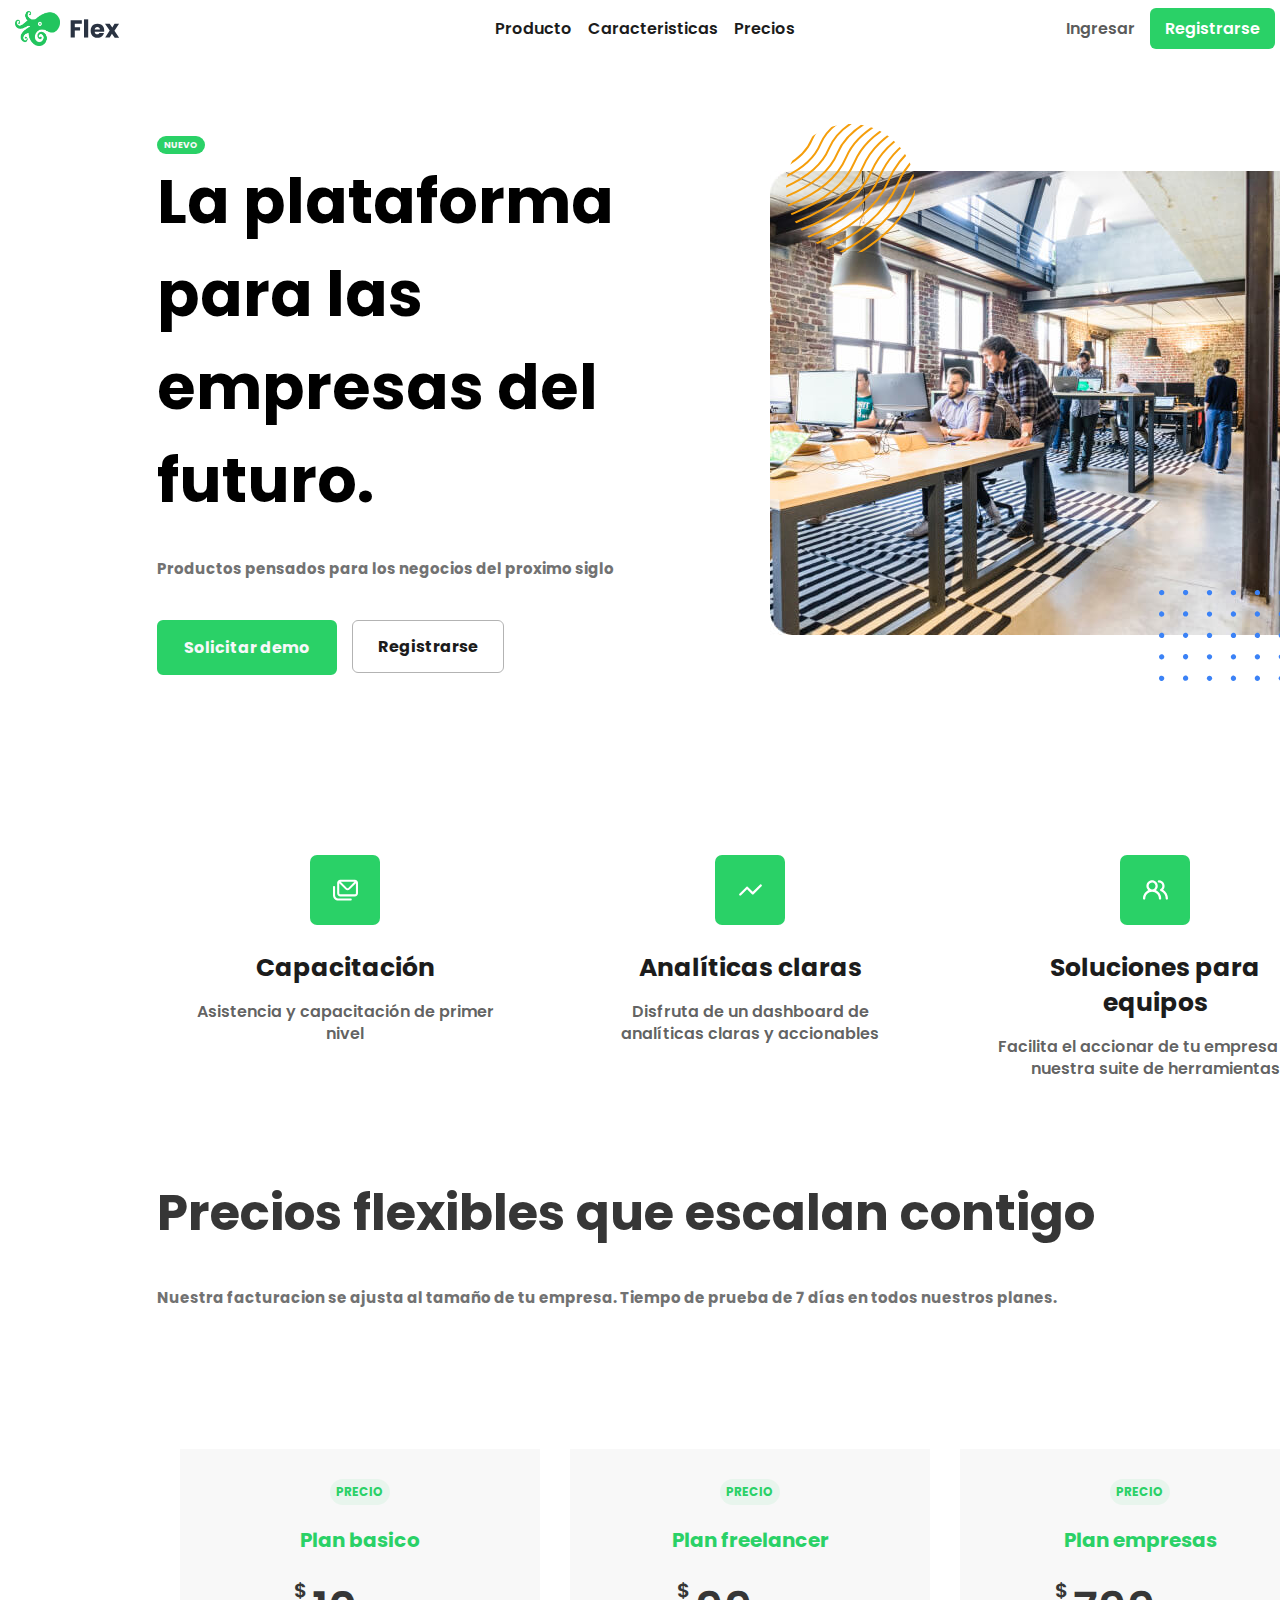
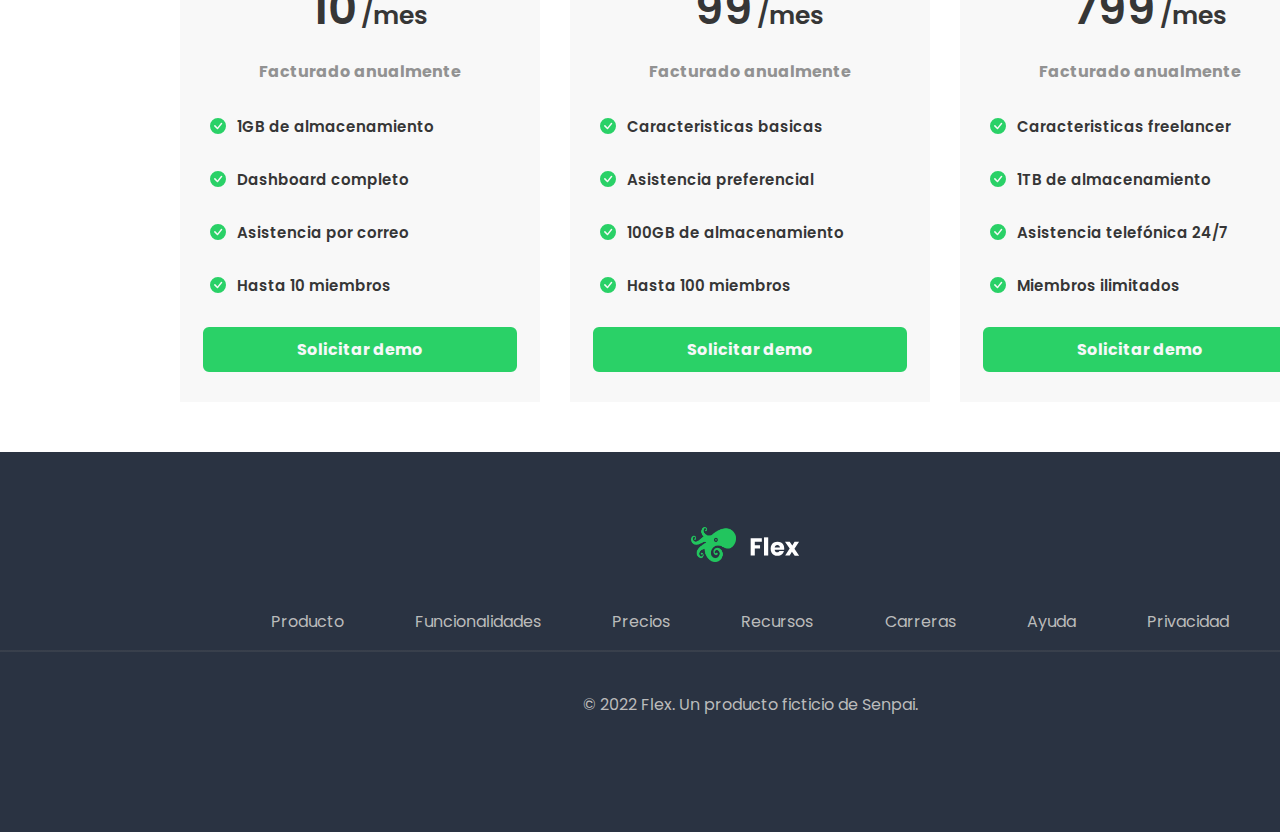
<file: index.html>
<!DOCTYPE html>
<html lang="en">
  <head>
    <meta charset="UTF-8" />
    <meta http-equiv="X-UA-Compatible" content="IE=edge" />
    <meta name="viewport" content="width=device-width, initial-scale=1.0" />
    <link rel="preconnect" href="https://fonts.googleapis.com" />
    <link rel="preconnect" href="https://fonts.gstatic.com" crossorigin />
    <link
      href="https://fonts.googleapis.com/css2?family=Poppins:wght@200;300;400;600;700&display=swap"
      rel="stylesheet" />
    <link rel="stylesheet" href="https://cdnjs.cloudflare.com/ajax/libs/animate.css/4.1.1/animate.min.css" />
    <link rel="stylesheet" type="text/css" href="index.css" />
    <title>Integrador1</title>
  </head>

  <body>
    <div id="containerGeneral" class="container">
      <!--Header-->
      <header>
        <nav class="gridNavContainer">
          <div id="logo">
            <img class="imgLogo" src="img/logo-verde.png" />
            <img class="imgLogoText" src="img/flex-ui-green-light-woImago.svg" />
          </div>
          <div id="nav">
            <ul class="ulNav">
              <li class="liNav"><a href="#containerGeneral">Producto</a></li>
              <li class="liNav"><a href="#Features">Caracteristicas</a></li>
              <li class="liNav"><a href="#pricesCont">Precios</a></li>
            </ul>
          </div>
          <div id="login">
            <a id="btnopenModal" class="btnLogin btnOpenClass">Ingresar</a>
            <a href="underConstruction.html" class="btnRegister">Registrarse</a>
          </div>
          <div class="burgerIcon">
            <img id="menu" src="img/burger-icon.svg" alt="0" />
          </div>
        </nav>
        <div class="dropdownNavMenu unactive">
          <ul class="ulDropNav">
            <li class="liDropNav btnOpenClass">Iniciar Sesion</li>
            <li class="liDropNav"><a href="#hero">Producto</a></li>
            <li class="liDropNav"><a href="#Features">Caracteristicas</a></li>
            <li class="liDropNav"><a href="#pricesCont">Precios</a></li>
          </ul>
        </div>
      </header>
      <!--/Header-->
      <main>
        <!--Hero-->
        <div id="hero" class="hero">
          <div class="heroLeft">
            <span class="new">NUEVO</span>
            <h1>La plataforma para las empresas del futuro.</h1>
            <p class="subtextHero">Productos pensados para los negocios del proximo siglo</p>
            <div class="heroBtnsCont">
              <a href="underConstruction.html" class="btnHeroDemo">Solicitar demo</a>
              <a href="underConstruction.html" class="btnRegisterWhite">Registrarse</a>
            </div>
          </div>
          <div class="heroRight">
            <img class="imgHeroYellow" src="img/circle3-yellow.svg" />
            <img class="imgHeroCenter" src="img/header.jpg" />
            <img class="imgHeroBlue" src="img/dots3-blue.svg" />
          </div>
        </div>
        <!--/Hero-->

        <!--Features-->
        <div id="Features" class="features">
          <div id="feature1" class="feature">
            <div class="imgFeaturesCont">
              <img class="featureImg" src="img/mail-icon.svg" alt="mailIcon" />
            </div>
            <div class="textFeaturesCont">
              <h2>Capacitación</h2>
              <p>Asistencia y capacitación de primer nivel</p>
            </div>
          </div>
          <div id="feature2" class="feature">
            <div class="imgFeaturesCont">
              <img class="featureImg" src="img/analytics-icon.svg" alt="analytics-icon" />
            </div>
            <div class="textFeaturesCont">
              <h2>Analíticas claras</h2>
              <p>Disfruta de un dashboard de analíticas claras y accionables</p>
            </div>
          </div>
          <div id="feature3" class="feature">
            <div class="imgFeaturesCont">
              <img class="featureImg" src="img/people-icon.svg" alt="people-icon" />
            </div>
            <div class="textFeaturesCont">
              <h2>Soluciones para equipos</h2>
              <p>Facilita el accionar de tu empresa con nuestra suite de herramientas</p>
            </div>
          </div>
        </div>
        <!--/Features-->
        <!--Prices Section-->
        <div id="pricesCont" class="pricesCont">
          <div class="pricesTextCont">
            <h3>Precios flexibles que escalan contigo</h3>
            <p class="subtextHero">
              Nuestra facturacion se ajusta al tamaño de tu empresa. Tiempo de prueba de 7 días en todos nuestros
              planes.
            </p>
          </div>
          <!--Cards-->
          <!--Card1-->
          <div class="pricesCardsCont">
            <div class="pricesCard">
              <span class="pricesPriceTop">PRECIO</span>
              <p class="pricesPlan">Plan basico</p>
              <div class="priceCont">
                <div class="pricesTag">
                  <span>$</span>
                </div>
                <div class="pricesPriceMonth">
                  <span class="pricesPrice">10</span>
                  <span class="pricesMonth">/mes</span>
                </div>
              </div>
              <p class="pricesFact">Facturado anualmente</p>
              <div class="pricesPlanFeaturesCont">
                <div class="pricesPlanFeatures">
                  <img class="pricesImgCheck" src="img/check.svg" />
                  <p>1GB de almacenamiento</p>
                </div>
                <div class="pricesPlanFeatures">
                  <img class="pricesImgCheck" src="img/check.svg" />
                  <p>Dashboard completo</p>
                </div>
                <div class="pricesPlanFeatures">
                  <img class="pricesImgCheck" src="img/check.svg" />
                  <p>Asistencia por correo</p>
                </div>
                <div class="pricesPlanFeatures">
                  <img class="pricesImgCheck" src="img/check.svg" />
                  <p>Hasta 10 miembros</p>
                </div>
              </div>
              <a href="underConstruction.html" class="btnPriceDemo">Solicitar demo</a>
            </div>
            <!--Card1-->
            <div class="pricesCard">
              <span class="pricesPriceTop">PRECIO</span>
              <p class="pricesPlan">Plan freelancer</p>
              <div class="priceCont">
                <div class="pricesTag">
                  <span>$</span>
                </div>
                <div class="pricesPriceMonth">
                  <span class="pricesPrice">99</span>
                  <span class="pricesMonth">/mes</span>
                </div>
              </div>
              <p class="pricesFact">Facturado anualmente</p>
              <div class="pricesPlanFeaturesCont">
                <div class="pricesPlanFeatures">
                  <img class="pricesImgCheck" src="img/check.svg" />
                  <p>Caracteristicas basicas</p>
                </div>
                <div class="pricesPlanFeatures">
                  <img class="pricesImgCheck" src="img/check.svg" />
                  <p>Asistencia preferencial</p>
                </div>
                <div class="pricesPlanFeatures">
                  <img class="pricesImgCheck" src="img/check.svg" />
                  <p>100GB de almacenamiento</p>
                </div>
                <div class="pricesPlanFeatures">
                  <img class="pricesImgCheck" src="img/check.svg" />
                  <p>Hasta 100 miembros</p>
                </div>
              </div>
              <a href="underConstruction.html" class="btnPriceDemo">Solicitar demo</a>
            </div>
            <div class="pricesCard">
              <span class="pricesPriceTop">PRECIO</span>
              <p class="pricesPlan">Plan empresas</p>
              <div class="priceCont">
                <div class="pricesTag">
                  <span>$</span>
                </div>
                <div class="pricesPriceMonth">
                  <span class="pricesPrice">799</span>
                  <span class="pricesMonth">/mes</span>
                </div>
              </div>
              <p class="pricesFact">Facturado anualmente</p>
              <div class="pricesPlanFeaturesCont">
                <div class="pricesPlanFeatures">
                  <img class="pricesImgCheck" src="img/check.svg" />
                  <p>Caracteristicas freelancer</p>
                </div>
                <div class="pricesPlanFeatures">
                  <img class="pricesImgCheck" src="img/check.svg" />
                  <p>1TB de almacenamiento</p>
                </div>
                <div class="pricesPlanFeatures">
                  <img class="pricesImgCheck" src="img/check.svg" />
                  <p>Asistencia telefónica 24/7</p>
                </div>
                <div class="pricesPlanFeatures">
                  <img class="pricesImgCheck" src="img/check.svg" />
                  <p>Miembros ilimitados</p>
                </div>
              </div>
              <a href="underConstruction.html" class="btnPriceDemo">Solicitar demo</a>
            </div>
            <!--Cards-->
          </div>
        </div>
        <!--Prices Section-->
      </main>
      <!--FOOTER-->
      <footer>
        <div class="footerCont">
          <div id="footerlogo">
            <img class="imgLogo" src="img/logo-verde.png" />
            <img class="imgLogoTextFooter" src="img/logo-Flex-White.svg" />
          </div>
          <div class="footerAsset">
            <ul class="ulNavFooter">
              <li class="liNav">Producto</li>
              <li class="liNav">Funcionalidades</li>
              <li class="liNav">Precios</li>
              <li class="liNav">Recursos</li>
              <li class="liNav">Carreras</li>
              <li class="liNav">Ayuda</li>
              <li class="liNav">Privacidad</li>
            </ul>
          </div>
          <div class="line"></div>
          <p class="footerCopyRightText">© 2022 Flex. Un producto ficticio de Senpai.</p>
        </div>
      </footer>
    </div>
    <!--Modal-->
    <div id="modal" class="modalCont animatedDiv animate__animated">
      <div id="animatedDiv" class="modal-content animate__animated">
        <div class="modalCloseCont"><a id="btnCloseModal" class="modalCloseBtn">X</a></div>
        <div class="modalNoFormCont">
          <img class="modalLogoImg" src="img/logo-blanco.png" />
          <p class="modalTextTitle">Ingresa a tu cuenta</p>
          <p class="modalTextSubtitle">y empieza a conseguir resultados</p>
        </div>
        <div class="modalFormCont">
          <form class="modalForm">
            <div class="modalInputCont">
              <span class="modalGenericSpan">Correo</span>
              <input class="modalInput" type="email" placeholder="tu-correo@senpaiacademy.com" />
            </div>
            <div class="modalInputCont">
              <span class="modalGenericSpan">Contrasena:</span>
              <input class="modalInput" type="password" placeholder="****************!!" />
            </div>
            <div class="modalCheckCont">
              <div class="modalCheckRememberCont">
                <input class="modalCheckBox" type="checkbox" />
                <span class="modalTextSmall">Recordarme</span>
              </div>
              <a href="underConstruction.html" class="modalForgetPasswordRegister">Olvide mi contrasena</a>
            </div>
            <a href="underConstruction.html" class="modalLoginBtn">Ingresar</a>
            <div class="modalRegisterMsgCont">
              <span class="modalTextSmall">Aun no tienes cuenta?</span
              ><a href="underConstruction.html" class="modalForgetPasswordRegister">Registrate</a>
            </div>
          </form>
        </div>
      </div>
    </div>
    <!--Modal-->
    <script src="index.js"></script>
  </body>
</html>
</file>
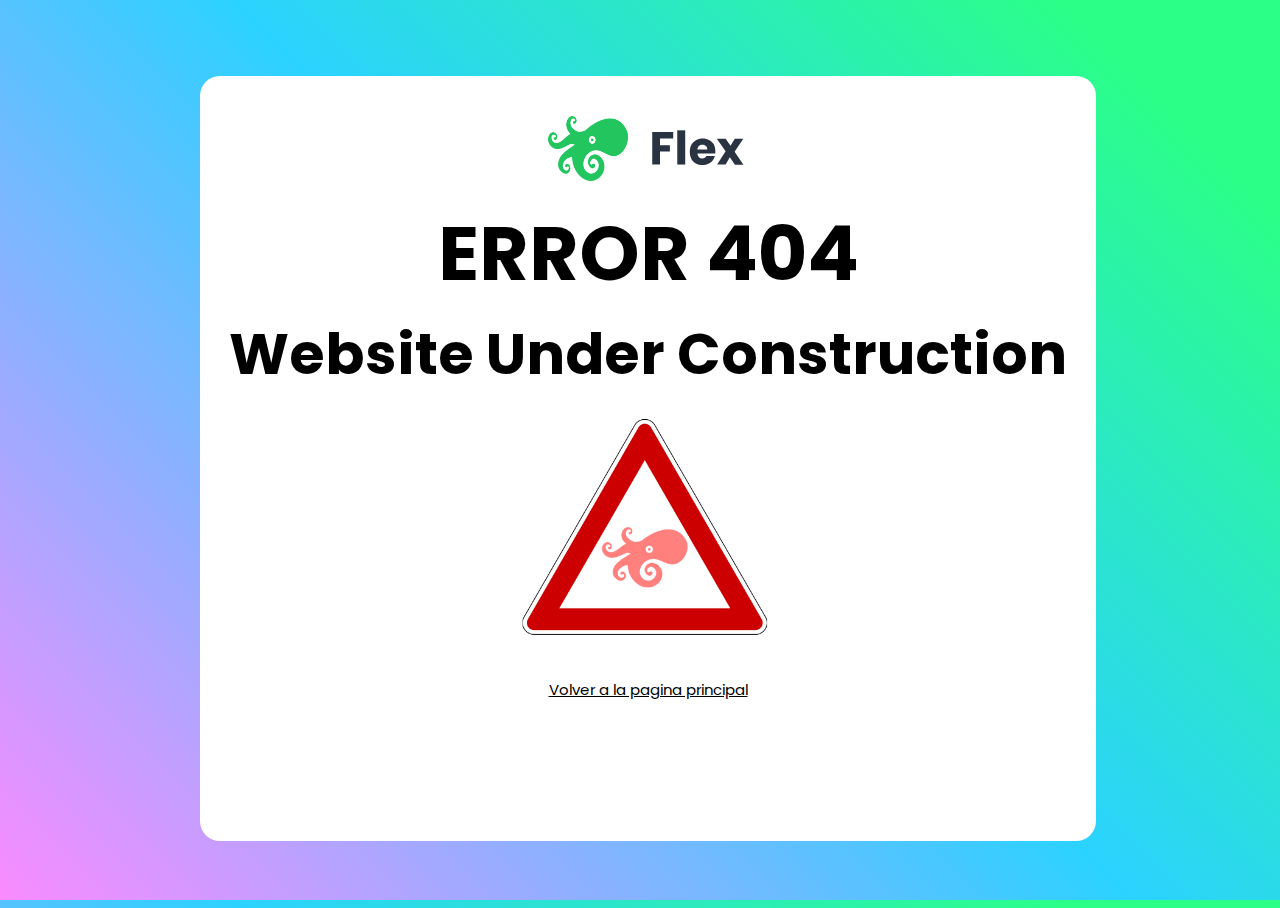
<file: underConstruction.html>
<!DOCTYPE html>
<html lang="en">
  <head>
    <meta charset="UTF-8" />
    <meta http-equiv="X-UA-Compatible" content="IE=edge" />
    <meta name="viewport" content="width=device-width, initial-scale=1.0" />
    <link rel="preconnect" href="https://fonts.googleapis.com" />
    <link rel="preconnect" href="https://fonts.gstatic.com" crossorigin />
    <link
      href="https://fonts.googleapis.com/css2?family=Poppins:wght@200;300;400;600;700&display=swap"
      rel="stylesheet" />
    <title>Document</title>
    <style>
      html {
        height: 100%;
      }
      body {
        height: 100%;
        width: 100%;
        background-color: #fa8bff;
        background-image: -webkit-linear-gradient(45deg, #fa8bff 0%, #2bd2ff 52%, #2bff88 90%);
        background-image: -moz-linear-gradient(45deg, #fa8bff 0%, #2bd2ff 52%, #2bff88 90%);
        background-image: -o-linear-gradient(45deg, #fa8bff 0%, #2bd2ff 52%, #2bff88 90%);
        background-image: linear-gradient(45deg, #fa8bff 0%, #2bd2ff 52%, #2bff88 90%);
        font-family: "Poppins", sans-serif;
      }

      main {
        display: flex;
        justify-content: center;
        align-items: center;
        height: 100%;
      }

      #mainDiv {
        width: 70%;
        height: 85%;
        background-color: white;
        border-radius: 20px;
      }

      #left {
        width: 100%;
        height: 60%;
      }

      #right {
        width: 100%;
        height: 40%;
        display: flex;
        align-items: center;
        justify-content: center;
      }
      #logo {
        display: flex;
        align-items: center;
        justify-content: center;
        margin-top: 40px;
      }

      .imgLogo {
        width: 80px;
        height: 65px;
      }

      .imgLogoText {
        margin-left: 20px;
        width: 100px;
        height: 65px;
      }

      #constructionText {
        font-size: 38px;
        text-align: center;
      }

      #constructionText h1 {
        margin-top: 15px;
        margin-bottom: 0px;
      }

      #constructionText h2 {
        margin-top: 0px;
        margin-bottom: 0px;
      }

      .img {
        width: 32%;
      }

      #img {
        margin-top: 10px;
        display: flex;
        justify-content: center;
        overflow: hidden;
      }

      #btnMainPage {
        display: flex;
        justify-content: center;
        align-items: center;
        height: 85px;
        top: 6%;
        left: 16%;
      }

      .btnMainPage {
        font-size: 15px;
        font-weight: 400;
        color: black;
        display: flex;
        align-items: center;
        justify-content: center;
      }

      @media (max-width: 400px) {
        body {
          width: 100%;
          background-image: linear-gradient(45deg, #fa8bff 0%, #2bd2ff 52%, #2bff88 90%);
          margin: 0;
        }

        #mainDiv {
          width: 94%;
          height: 97%;
          background-color: white;
          border-radius: 20px;
        }
        #constructionText {
          margin-top: 40px;
          margin-bottom: 40px;
          font-size: 25px;
          text-align: center;
        }
        .img {
          width: 80%;
        }
      }
    </style>
  </head>
  <body>
    <main>
      <div id="mainDiv">
        <div id="logo">
          <img class="imgLogo" src="img/logo-verde.png" />
          <img class="imgLogoText" src="img/flex-ui-green-light-woImago.svg" />
        </div>
        <div id="constructionText">
          <h1>ERROR 404</h1>
          <h2>Website Under Construction</h2>
        </div>
        <div id="img">
          <img class="img" src="img/websiteConstLogo.png" alt="gif" />
        </div>
        <div id="btnMainPage">
          <a href="index.html" class="btnMainPage">Volver a la pagina principal</a>
        </div>
      </div>
    </main>
  </body>
</html>
</file>
<file: index.css>
/* General Style */
html {
  font-size: 16px; /*ya esta por defecto en este valor pero lo dejamos establecido por si acaso*/
}
body {
  font-family: "Poppins", sans-serif;
  display: flex;
  justify-content: center;
  margin: 0;
}
main {
  margin: 0 4% 0 4%;
}
.container {
  width: 100%;
  height: 100%;
  max-width: 2560px;
}

/* Header & Nav Style */
header {
  font-weight: 600;
  color: #363636d4;
  height: auto;
  margin: 0 5px 80px 5px;
  position: fixed; /* Cambiamos la posicion */
  top: 0; /* Lo fijamos en la parte superior */
  left: 0;
  z-index: 100;
  width: 100%;
  background-color: #ffffff;
}
.gridNavContainer {
  display: grid;
  grid-template-columns: 0.3fr 0.4fr 0.3fr;
  padding: 0 10px 0 10px;
}
.imgLogo {
  width: 45px;
  height: 35px;
}
.imgLogoText {
  width: 70px;
  height: 30px;
}
.ulNav {
  list-style: none;
  display: flex;
  flex-direction: row;
  padding: 0;
}

.dropdownNavMenu {
  display: none;
  background-color: #2ad16713;
  flex-direction: column;
  align-items: center;
  height: auto;
  width: 100%;
}

.ulDropNav {
  list-style: none;
  font-size: 30px;
  padding: 0;
  margin: 0;
  text-align: center;
  width: 100%;
}

.liDropNav {
  width: 100%;
  padding-top: 5px;
  padding-bottom: 5px;
}

.liDropNav a {
  text-decoration: none;
  color: #363636d4;
}

.liDropNav:hover {
  background-color: #2ad1674a;
}

.burgerIcon {
  width: 100%;
  display: none;
  justify-content: right;
  align-items: center;
}

.burgerIcon img {
  width: 45px;
  height: 45px;
}

.liNav {
  margin: 0 8px 0 8px;
}

.liNav a {
  text-decoration: none;
  color: #1c1c1c;
}
.btnLogin {
  margin: 0 15px 0 15px;
}
.btnRegister {
  background-color: #2ad167;
  border-radius: 6px;
  color: #f7f8f9;
  padding: 8px 15px 8px 15px;
  text-decoration: none;
  color: white;
}
#logo {
  display: flex;
  align-items: center;
  justify-content: left;
}
#nav {
  display: flex;
  align-items: center;
  justify-content: center;
}
#login {
  display: flex;
  align-items: center;
  justify-content: right;
}

/* Hero Style */
.hero {
  display: flex;
  align-items: center;
  justify-content: center;
  width: 100%;
  margin-top: 130px;
  margin-bottom: 80px;
  font-weight: bold;
}
.new {
  background-color: #2ad167;
  border-radius: 18px;
  color: #f7f8f9;
  padding: 3px 7px 3px 7px;
  font-size: 9px;
}
.hero h1 {
  font-size: 62px;
  font-weight: 700;
  margin: 0;
}
.subtextHero {
  font-size: 15px;
  color: #727272;
  margin: 30px 0 40px 0;
}
.btnHeroDemo {
  display: block;
  background-color: #2ad167;
  border-radius: 6px;
  border: solid 2px #2ad167;
  color: #f7f8f9;
  padding: 8px 25px 8px 25px;
  width: fit-content;
  height: 35px;
  display: flex;
  align-items: center;
  margin-right: 15px;
  text-decoration: none;
}
.btnRegisterWhite {
  border: solid 1px #b3b3b3;
  border-radius: 6px;
  padding: 8px 25px 8px 25px;
  height: 35px;
  display: flex;
  align-items: center;
  text-decoration: none;
  color: #1c1c1c;
}
.heroRight {
  width: 43%;
  display: flex;
  justify-content: center;
  position: relative;
}
.heroLeft {
  width: 43%;
}
.imgHeroYellow {
  position: absolute;
  top: -10%;
  left: 6%;
  z-index: 2;
}
.imgHeroCenter {
  position: relative;
  z-index: 1;
  width: 554;
  height: 464;
}
.imgHeroBlue {
  position: absolute;
  z-index: 1;
  bottom: -10%;
  right: 6%;
}

/* Features Style */
#Features {
  display: grid;
  gap: 30px;
  padding: 100px 13% 50px 13%;
  justify-content: center;
  grid-template-columns: 1fr 1fr 1fr;
  grid-template-rows: 1fr;
}

.feature {
  display: flex;
  flex-direction: column;
  justify-content: center;
  align-items: center;
  min-width: 375px;
}

.featureImg {
  width: 25px;
  fill: white;
}

.imgFeaturesCont {
  display: flex;
  justify-content: center;
  width: 70px;
  height: 70px;
  background-color: #2ad167;
  border-radius: 7px;
}
.textFeaturesCont {
  display: flex;
  height: 150px;
  width: 85%;
  flex-direction: column;
  align-items: center;
  text-align: center;
  line-height: 1.4;
}
.textFeaturesCont h2 {
  font-size: 25px;
  font-weight: 700;
  margin-top: 25px;
  margin-bottom: 0;
  color: #1c1c1c;
}
.textFeaturesCont p {
  font-weight: 600;
  color: #5f5f5ff7;
}

/* Prices Style */
.pricesCont {
  display: flex;
  width: 100%;
  flex-direction: column;
  font-weight: bold;
  justify-content: center;
  align-items: center;
}
.pricesTextCont {
  display: flex;
  width: 86%;
  flex-direction: column;
  justify-content: left;
}
.pricesTextCont h3 {
  font-size: 50px;
  color: #363636;
  margin-bottom: 5px;
}
.pricesCard {
  display: flex;
  flex-direction: column;
  background-color: #f8f8f8;
  align-items: center;
  padding: 30px;
  width: 300px;
}
.pricesCardsCont {
  display: grid;
  gap: 30px;
  padding: 100px 13% 50px 13%;
  justify-content: center;
  grid-template-columns: 1fr 1fr 1fr;
  grid-template-rows: 1fr;
}
.priceCont {
  display: flex;
  flex-direction: row;
  font-weight: 600;
  color: #363636;
}
.pricesTag {
  font-size: 20px;
  margin-right: 5px;
}
.pricesPrice {
  font-size: 45px;
}
.pricesMonth {
  font-size: 25px;
}
.pricesImgCheck {
  width: 17px;
  height: 17px;
  margin-right: 10px;
}
.pricesPlanFeaturesCont {
  width: 100%;
  display: flex;
  flex-direction: column;
  align-items: flex-start;
}
.pricesPlanFeatures {
  display: flex;
  flex-direction: row;
  align-items: center;
  font-weight: 600;
  color: rgb(54, 54, 54);
  font-size: 15px;
}
.pricesPriceTop {
  background-color: #2ad16713;
  width: fit-content;
  padding: 4px 6px 4px 6px;
  border-radius: 15px;
  color: #2ad167;
  font-size: 12px;
}
.pricesPlan {
  color: #2ad167;
  font-size: 20px;
}
.pricesFact {
  color: #929292;
}
.heroBtnsCont {
  display: flex;
  flex-direction: row;
}
.btnPriceDemo {
  display: block;
  background-color: #2ad167;
  border-radius: 6px;
  border: solid 2px #2ad167;
  color: #f7f8f9;
  padding: 8px 20px 8px 20px;
  height: 25px;
  width: 90%;
  display: flex;
  align-items: center;
  justify-content: center;
  margin-top: 15px;
  text-decoration: none;
}

/* Footer Style */
.footerCont {
  width: 100%;
  background-color: #2a3342;
  display: flex;
  flex-direction: column;
  align-items: center;
  justify-content: center;
  padding: 5% 0% 5% 0%;
}
.imgLogoTextFooter {
  width: 70px;
  height: 30px;
}
.ulNavFooter {
  margin-top: 40px;
  list-style: none;
  display: flex;
  flex-direction: row;
  justify-content: space-between;
  padding: 0;
  color: rgb(187, 187, 187);
  width: 100%;
}
.footerAsset {
  width: 65%;
}
.line {
  width: 100%;
  height: 2px;
  background-image: linear-gradient(
    to bottom,
    rgba(114, 114, 114, 0.1) 0%,
    rgba(114, 114, 114, 0.3) 50%,
    rgba(114, 114, 114, 0.1) 100%
  );
}
.footerCopyRightText {
  color: rgb(187, 187, 187);
  margin: 40px;
  text-align: center;
}

/* Modal Style */
.btnOpenClass {
  cursor: pointer;
}
#modal {
  text-decoration: none;
}
.modalCont {
  position: absolute;
  z-index: 3;
  top: 100px;
  display: none;
  width: 600px;
  height: 600px;
  padding: 20px;
  margin: 0;
  background-color: #2a3342;
  border-radius: 20px;
}
.modalCloseCont {
  display: flex;
  flex-direction: row-reverse;
}
.modalCloseBtn {
  color: #ccc;
  font-weight: bolder;
  font-size: 25px;
  cursor: pointer;
}
.modalLogoImg {
  width: 40px;
  height: 30px;
  background-color: #2ad167;
  border-radius: 10px;
  padding: 10px 8px 10px 8px;
  margin-bottom: 0;
}
.modalTextTitle {
  text-align: center;
  width: 100%;
  color: #ffffff;
  font-weight: bolder;
  font-size: 1.6rem;
  margin-bottom: 0;
  margin-top: 15px;
}
.modalTextSubtitle {
  color: #ffffff;
  width: 100%;
  text-align: center;
  opacity: 40%;
  font-size: 0.8rem;
}
.modalGenericSpan {
  color: #ffffff;
  font-size: 0.9rem;
  margin: 3px 0 3px 0;
}
.modalCheckCont {
  display: flex;
  width: 100%;
  flex-direction: row;
  justify-content: space-between;
  margin: 0 0 0.9rem 0;
  align-items: center;
}
.modalCheckBox {
  width: 15px;
  height: 15px;
  border-radius: 100%; /*Esta propiedad no es tomada en cuenta por el explorador, no sabemos porque, ampliaremos*/
  vertical-align: middle;
  border: 1px solid #ddd;
  outline: none;
}
.modalCheckRememberCont {
  display: flex;
  align-items: center;
  margin: 0;
}
.modalTextSmall {
  color: #ffffff;
  font-size: 0.6rem;
}
.modalForgetPasswordRegister {
  font-size: 0.6rem;
  color: #2ad167;
  text-decoration: none;
}
.modalForm {
  width: 60%;
}
.modalNoFormCont {
  display: flex;
  width: 100%;
  flex-direction: column;
  align-items: center;
}
.modalFormCont {
  display: flex;
  flex-direction: column;
  align-items: center;
  width: 100%;
}
.modalInputCont {
  display: flex;
  flex-direction: column;
}
.modalInput {
  height: 20px;
  border-radius: 8px;
  border: 1px solid #ccc;
  padding: 6px 15px 6px 15px;
  margin-bottom: 1rem;
}
.modalLoginBtn {
  display: block;
  text-align: center;
  background-color: #2ad167;
  border-radius: 6px;
  color: #f7f8f9;
  padding: 8px 15px 8px 15px;
  margin-bottom: 0.7rem;
  text-decoration: none;
}
.modalRegisterMsgCont {
  display: flex;
  justify-content: space-between;
}

/* Media queries */

@media (min-width: 769px), (max-width: 1501px) {
  body {
    min-width: 1500px;
  }
}
@media (max-width: 768px) {
  main,
  body {
    margin: 0px;
    min-width: auto;
  }
  header {
    margin: 0 0px 30px 0px;
    border-bottom: 1px solid rgba(128, 128, 128, 0.188);
    margin: 0 0px 20px 0px;
    position: relative; /* Cambiamos la posicion */
    z-index: auto;
  }
  nav {
    padding-top: 10px;
    padding-bottom: 10px;
  }
  #nav {
    display: none;
  }
  .ulNav {
    display: none;
  }
  #login {
    display: none;
  }
  .burgerIcon {
    display: flex;
  }
  #Features {
    grid-template-columns: 1fr;
    grid-template-rows: 1fr 1fr 1fr;
    padding: 40px 13% 50px 13%;
    background-color: #36363609;
  }
  .feature {
    padding-top: 30px;
  }
  .pricesCardsCont {
    grid-template-columns: 1fr;
    grid-template-rows: 1fr 1fr 1fr;
    padding: 0;
  }
  .gridNavContainer {
    display: grid;
    grid-template-columns: 1fr 1fr;
    padding: 10px 5px 10px 5px;
  }
  .hero {
    flex-direction: column-reverse;
    margin-top: 0px;
    background: linear-gradient(to top, transparent, 60%, #2ad16754, transparent);
  }
  .heroRight {
    width: 100%;
    background-image: url("img/header.jpg");
    background-size: 110%;
    background-position: -10px;
    height: 300px;
    margin-bottom: 20px;
  }
  .heroLeft {
    width: 90%;
  }
  .imgHeroCenter {
    display: none;
  }
  .ulNavFooter {
    flex-direction: unset;
    flex-wrap: wrap;
  }
  .footerAsset {
    width: 92%;
    line-height: 40px;
  }
  #footerlogo {
    margin-top: 20px;
  }
  .hero h1 {
    font-size: 35px;
    font-weight: 700;
    margin: 0;
  }
  .imgHeroYellow {
    display: none;
  }
  .imgHeroBlue {
    display: none;
  }
  .pricesTextCont h3 {
    font-size: 30px;
  }
}

/* media para el modal */
@media only screen and (max-width: 400px) {
  .modalCont {
    height: 100vh;
    width: 100vw;
    display: none;
    justify-content: center;
    top: 0;
  }
  .modalNoFormCont {
    margin-top: 20%;
    margin-bottom: 8%;
  }
  .modalTextTitle {
    margin-top: 6%;
  }
  .modalTextSubtitle {
    font-size: 0.9rem;
  }
  .modalGenericSpan {
    font-size: 1rem;
  }
  .modalFormCont {
    width: 100vw;
  }
  .modalForm {
    width: 80%;
  }
  .modalInput {
    height: 30px;
  }
  .modalCloseCont {
    margin-right: 15px;
  }
  .modalLogoImg {
    width: 55px;
    height: 45px;
  }
  .modalTextSmall {
    font-size: 0.8rem;
  }
  .modalForgetPasswordRegister {
    font-size: 0.8rem;
  }
  .modalCheckCont {
    margin: 0.2rem 0 1rem 0;
  }
  .modalLoginBtn {
    margin-bottom: 0.9rem;
  }
}
</file>
